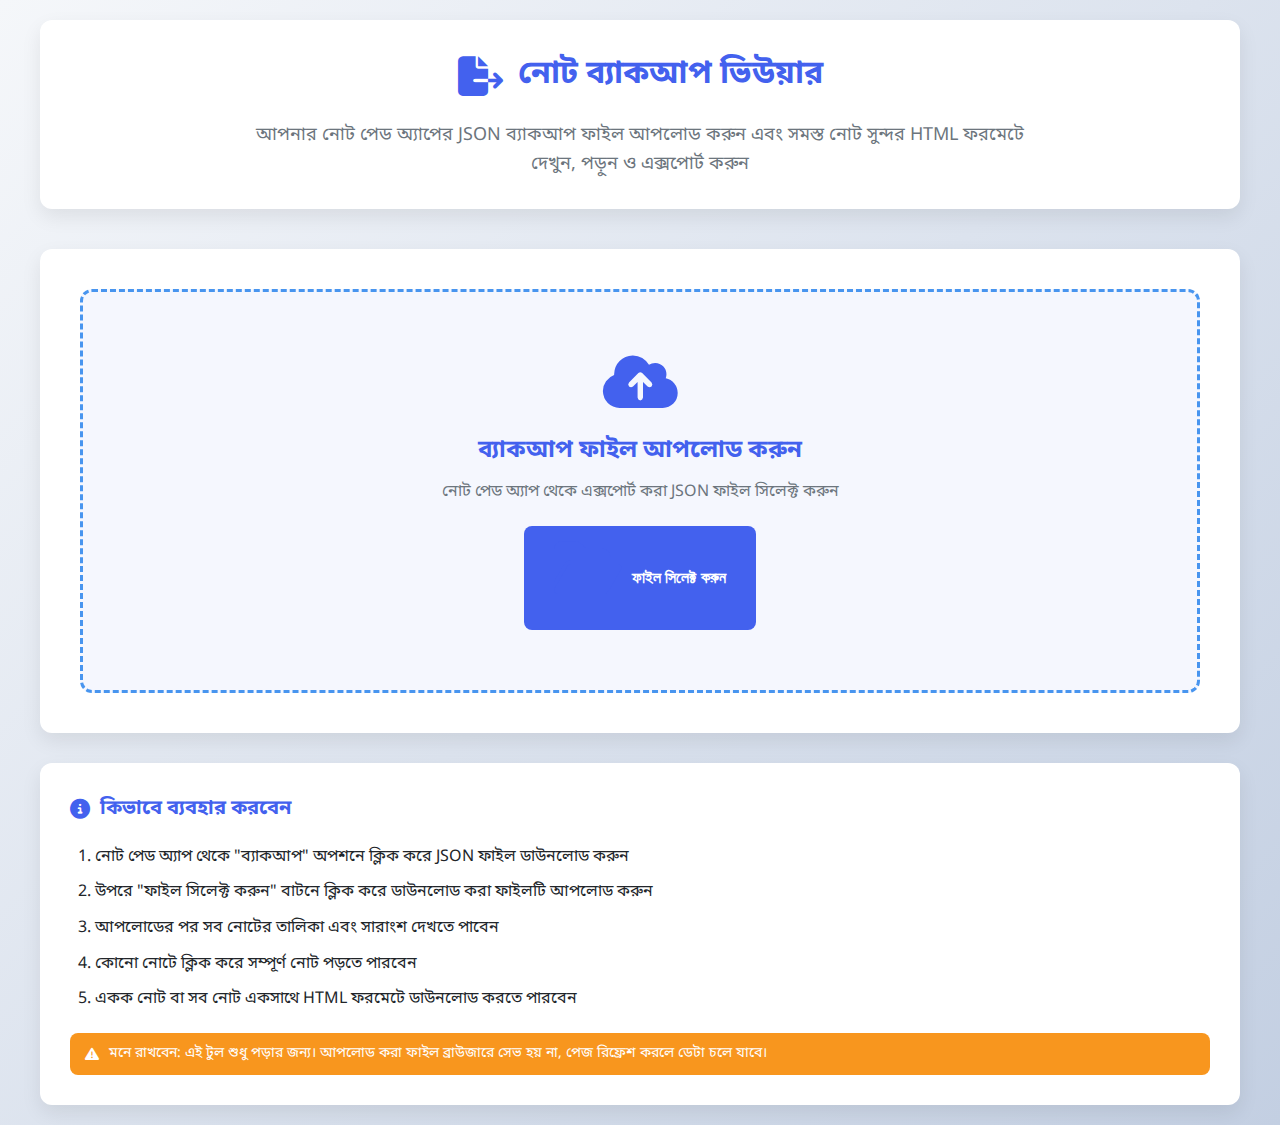
<file: Backup note viewer.html>
<!DOCTYPE html>
<html lang="bn">
<head>
    <meta charset="UTF-8">
    <meta name="viewport" content="width=device-width, initial-scale=1.0">
    <title>নোট ব্যাকআপ ভিউয়ার - JSON টু HTML কনভার্টার</title>
    
    <!-- Noto Sans Bengali ফন্ট -->
    <link href="https://fonts.googleapis.com/css2?family=Noto+Sans+Bengali:wght@400;500;600;700&display=swap" rel="stylesheet">
    <link rel="stylesheet" href="https://cdnjs.cloudflare.com/ajax/libs/font-awesome/6.4.0/css/all.min.css">
    
    <style>
        :root {
            --primary: #4361ee;
            --primary-light: #4895ef;
            --secondary: #3a0ca3;
            --accent: #f72585;
            --success: #4cc9f0;
            --warning: #f8961e;
            --danger: #f94144;
            --light: #f8f9fa;
            --dark: #212529;
            --gray: #6c757d;
            --gray-light: #e9ecef;
            --border-radius: 12px;
            --box-shadow: 0 8px 20px rgba(0, 0, 0, 0.08);
            --transition: all 0.3s ease;
        }

        * {
            margin: 0;
            padding: 0;
            box-sizing: border-box;
        }

        body {
            font-family: 'Noto Sans Bengali', sans-serif;
            background: linear-gradient(135deg, #f5f7fa 0%, #c3cfe2 100%);
            color: var(--dark);
            line-height: 1.6;
            min-height: 100vh;
            padding: 20px;
        }

        .container {
            max-width: 1200px;
            margin: 0 auto;
        }

        header {
            text-align: center;
            margin-bottom: 40px;
            padding: 30px 20px;
            background: white;
            border-radius: var(--border-radius);
            box-shadow: var(--box-shadow);
        }

        .logo {
            display: flex;
            align-items: center;
            justify-content: center;
            gap: 15px;
            margin-bottom: 20px;
        }

        .logo i {
            font-size: 40px;
            color: var(--primary);
        }

        .logo h1 {
            font-size: 32px;
            color: var(--primary);
        }

        .subtitle {
            color: var(--gray);
            font-size: 18px;
            max-width: 800px;
            margin: 0 auto;
        }

        .upload-section {
            background: white;
            border-radius: var(--border-radius);
            padding: 40px;
            margin-bottom: 30px;
            box-shadow: var(--box-shadow);
        }

        .upload-area {
            border: 3px dashed var(--primary-light);
            border-radius: var(--border-radius);
            padding: 60px 20px;
            text-align: center;
            cursor: pointer;
            transition: var(--transition);
            background: rgba(67, 97, 238, 0.05);
        }

        .upload-area:hover {
            background: rgba(67, 97, 238, 0.1);
            border-color: var(--primary);
        }

        .upload-area i {
            font-size: 60px;
            color: var(--primary);
            margin-bottom: 20px;
        }

        .upload-area h3 {
            font-size: 24px;
            margin-bottom: 10px;
            color: var(--primary);
        }

        .upload-area p {
            color: var(--gray);
            margin-bottom: 20px;
        }

        .upload-btn {
            background: var(--primary);
            color: white;
            border: none;
            padding: 12px 30px;
            border-radius: 8px;
            font-size: 16px;
            font-weight: 600;
            cursor: pointer;
            transition: var(--transition);
            display: inline-flex;
            align-items: center;
            gap: 10px;
        }

        .upload-btn:hover {
            background: var(--secondary);
            transform: translateY(-2px);
        }

        input[type="file"] {
            display: none;
        }

        .file-info {
            margin-top: 20px;
            padding: 15px;
            background: var(--gray-light);
            border-radius: 8px;
            display: none;
        }

        .file-info.show {
            display: block;
        }

        .stats-card {
            background: white;
            border-radius: var(--border-radius);
            padding: 30px;
            margin-bottom: 30px;
            box-shadow: var(--box-shadow);
            display: none;
        }

        .stats-card.show {
            display: block;
            animation: fadeIn 0.5s ease;
        }

        .stats-header {
            display: flex;
            justify-content: space-between;
            align-items: center;
            margin-bottom: 20px;
            padding-bottom: 15px;
            border-bottom: 2px solid var(--gray-light);
        }

        .stats-title {
            font-size: 24px;
            color: var(--primary);
        }

        .stats-grid {
            display: grid;
            grid-template-columns: repeat(auto-fit, minmax(200px, 1fr));
            gap: 20px;
            margin-bottom: 30px;
        }

        .stat-item {
            background: var(--light);
            padding: 20px;
            border-radius: var(--border-radius);
            text-align: center;
        }

        .stat-value {
            font-size: 36px;
            font-weight: 700;
            color: var(--primary);
            margin-bottom: 5px;
        }

        .stat-label {
            color: var(--gray);
            font-size: 14px;
        }

        .action-buttons {
            display: flex;
            gap: 15px;
            justify-content: center;
            flex-wrap: wrap;
        }

        .action-btn {
            padding: 12px 25px;
            border-radius: 8px;
            border: none;
            font-family: inherit;
            font-weight: 600;
            cursor: pointer;
            transition: var(--transition);
            display: flex;
            align-items: center;
            gap: 8px;
        }

        .btn-view-all {
            background: var(--primary);
            color: white;
        }

        .btn-export-all {
            background: var(--success);
            color: white;
        }

        .btn-export-html {
            background: var(--accent);
            color: white;
        }

        .action-btn:hover {
            transform: translateY(-2px);
            box-shadow: 0 5px 15px rgba(0, 0, 0, 0.1);
        }

        .notes-container {
            display: none;
        }

        .notes-container.show {
            display: block;
            animation: fadeIn 0.5s ease;
        }

        .notes-header {
            display: flex;
            justify-content: space-between;
            align-items: center;
            margin-bottom: 30px;
            padding: 20px;
            background: white;
            border-radius: var(--border-radius);
            box-shadow: var(--box-shadow);
        }

        .notes-title {
            font-size: 24px;
            color: var(--primary);
        }

        .search-box {
            padding: 10px 20px;
            border: 2px solid var(--gray-light);
            border-radius: 8px;
            font-family: inherit;
            font-size: 16px;
            width: 300px;
            transition: var(--transition);
        }

        .search-box:focus {
            outline: none;
            border-color: var(--primary);
            box-shadow: 0 0 0 3px rgba(67, 97, 238, 0.2);
        }

        .notes-grid {
            display: grid;
            grid-template-columns: repeat(auto-fill, minmax(350px, 1fr));
            gap: 25px;
            margin-bottom: 40px;
        }

        .note-card {
            background: white;
            border-radius: var(--border-radius);
            overflow: hidden;
            box-shadow: var(--box-shadow);
            transition: var(--transition);
            cursor: pointer;
        }

        .note-card:hover {
            transform: translateY(-5px);
            box-shadow: 0 15px 30px rgba(0, 0, 0, 0.15);
        }

        .note-header {
            background: linear-gradient(135deg, var(--primary), var(--secondary));
            color: white;
            padding: 20px;
            position: relative;
        }

        .note-title {
            font-size: 20px;
            font-weight: 700;
            margin-bottom: 10px;
            line-height: 1.3;
        }

        .note-date {
            font-size: 14px;
            opacity: 0.9;
            display: flex;
            align-items: center;
            gap: 8px;
        }

        .note-preview {
            padding: 20px;
            max-height: 200px;
            overflow: hidden;
            position: relative;
        }

        .note-preview::after {
            content: '';
            position: absolute;
            bottom: 0;
            left: 0;
            right: 0;
            height: 40px;
            background: linear-gradient(transparent, white);
        }

        .note-actions {
            padding: 15px 20px;
            background: var(--light);
            border-top: 1px solid var(--gray-light);
            display: flex;
            justify-content: space-between;
        }

        .note-action-btn {
            padding: 8px 15px;
            border-radius: 6px;
            border: none;
            font-family: inherit;
            font-weight: 600;
            cursor: pointer;
            transition: var(--transition);
            display: flex;
            align-items: center;
            gap: 6px;
            font-size: 14px;
        }

        .btn-view {
            background: var(--primary);
            color: white;
        }

        .btn-export {
            background: var(--success);
            color: white;
        }

        .note-action-btn:hover {
            opacity: 0.9;
            transform: translateY(-2px);
        }

        .modal {
            display: none;
            position: fixed;
            top: 0;
            left: 0;
            width: 100%;
            height: 100%;
            background: rgba(0, 0, 0, 0.8);
            z-index: 2000;
            justify-content: center;
            align-items: center;
            padding: 20px;
            overflow-y: auto;
        }

        .modal.show {
            display: flex;
            animation: fadeIn 0.3s ease;
        }

        .modal-content {
            background: white;
            border-radius: var(--border-radius);
            width: 90%;
            max-width: 900px;
            max-height: 90vh;
            overflow-y: auto;
            position: relative;
        }

        .modal-header {
            padding: 25px 30px;
            background: linear-gradient(135deg, var(--primary), var(--secondary));
            color: white;
            border-radius: var(--border-radius) var(--border-radius) 0 0;
            position: sticky;
            top: 0;
            z-index: 10;
        }

        .modal-title {
            font-size: 28px;
            font-weight: 700;
            margin-bottom: 10px;
        }

        .modal-meta {
            display: flex;
            justify-content: space-between;
            font-size: 14px;
            opacity: 0.9;
        }

        .modal-body {
            padding: 30px;
        }

        .note-content {
            font-size: 18px;
            line-height: 1.8;
        }

        .note-content img {
            max-width: 100%;
            height: auto;
            border-radius: 10px;
            margin: 20px 0;
            box-shadow: 0 5px 15px rgba(0, 0, 0, 0.1);
        }

        .close-modal {
            position: absolute;
            top: 20px;
            right: 20px;
            background: rgba(255, 255, 255, 0.2);
            color: white;
            border: none;
            width: 40px;
            height: 40px;
            border-radius: 50%;
            cursor: pointer;
            display: flex;
            align-items: center;
            justify-content: center;
            font-size: 20px;
            transition: var(--transition);
        }

        .close-modal:hover {
            background: rgba(255, 255, 255, 0.3);
            transform: rotate(90deg);
        }

        .modal-actions {
            padding: 20px 30px;
            background: var(--light);
            border-top: 1px solid var(--gray-light);
            display: flex;
            justify-content: flex-end;
            gap: 15px;
            position: sticky;
            bottom: 0;
        }

        .empty-state {
            text-align: center;
            padding: 60px 20px;
            background: white;
            border-radius: var(--border-radius);
            box-shadow: var(--box-shadow);
        }

        .empty-state i {
            font-size: 80px;
            color: var(--gray-light);
            margin-bottom: 20px;
        }

        .empty-state h3 {
            font-size: 24px;
            color: var(--gray);
            margin-bottom: 10px;
        }

        .empty-state p {
            color: var(--gray);
            max-width: 500px;
            margin: 0 auto;
        }

        .instructions {
            background: white;
            border-radius: var(--border-radius);
            padding: 30px;
            margin-top: 30px;
            box-shadow: var(--box-shadow);
        }

        .instructions h3 {
            color: var(--primary);
            margin-bottom: 20px;
            font-size: 20px;
            display: flex;
            align-items: center;
            gap: 10px;
        }

        .instructions ol {
            padding-left: 25px;
            margin-bottom: 20px;
        }

        .instructions li {
            margin-bottom: 10px;
            color: var(--dark);
        }

        .instructions .note {
            background: var(--warning);
            color: white;
            padding: 10px 15px;
            border-radius: 8px;
            font-size: 14px;
            margin-top: 10px;
            display: flex;
            align-items: center;
            gap: 10px;
        }

        @keyframes fadeIn {
            from { opacity: 0; transform: translateY(20px); }
            to { opacity: 1; transform: translateY(0); }
        }

        @media (max-width: 768px) {
            .notes-grid {
                grid-template-columns: 1fr;
            }
            
            .stats-grid {
                grid-template-columns: 1fr;
            }
            
            .search-box {
                width: 100%;
                margin-top: 15px;
            }
            
            .notes-header {
                flex-direction: column;
                align-items: stretch;
            }
            
            .upload-section {
                padding: 20px;
            }
            
            .upload-area {
                padding: 40px 15px;
            }
            
            .action-buttons {
                flex-direction: column;
            }
            
            .action-btn {
                width: 100%;
                justify-content: center;
            }
        }

        @media (max-width: 480px) {
            .container {
                padding: 0 10px;
            }
            
            .logo h1 {
                font-size: 24px;
            }
            
            .modal-content {
                width: 95%;
            }
            
            .modal-header {
                padding: 20px;
            }
            
            .modal-title {
                font-size: 22px;
            }
        }
    </style>
</head>
<body>
    <div class="container">
        <header>
            <div class="logo">
                <i class="fas fa-file-export"></i>
                <h1>নোট ব্যাকআপ ভিউয়ার</h1>
            </div>
            <p class="subtitle">
                আপনার নোট পেড অ্যাপের JSON ব্যাকআপ ফাইল আপলোড করুন এবং সমস্ত নোট সুন্দর HTML ফরমেটে দেখুন, পড়ুন ও এক্সপোর্ট করুন
            </p>
        </header>

        <div class="upload-section">
            <div class="upload-area" id="uploadArea">
                <i class="fas fa-cloud-upload-alt"></i>
                <h3>ব্যাকআপ ফাইল আপলোড করুন</h3>
                <p>নোট পেড অ্যাপ থেকে এক্সপোর্ট করা JSON ফাইল সিলেক্ট করুন</p>
                <button class="upload-btn" id="uploadBtn">
                    <i class="fas fa-folder-open"></i>
                    ফাইল সিলেক্ট করুন
                </button>
                <input type="file" id="fileInput" accept=".json">
            </div>
            <div class="file-info" id="fileInfo"></div>
        </div>

        <div class="stats-card" id="statsCard">
            <div class="stats-header">
                <h2 class="stats-title">ব্যাকআপ সারাংশ</h2>
                <span id="backupDate"></span>
            </div>
            
            <div class="stats-grid">
                <div class="stat-item">
                    <div class="stat-value" id="totalNotes">0</div>
                    <div class="stat-label">মোট নোট</div>
                </div>
                <div class="stat-item">
                    <div class="stat-value" id="withImages">0</div>
                    <div class="stat-label">ছবিসহ নোট</div>
                </div>
                <div class="stat-item">
                    <div class="stat-value" id="newestNote">-</div>
                    <div class="stat-label">সর্বশেষ নোট</div>
                </div>
                <div class="stat-item">
                    <div class="stat-value" id="oldestNote">-</div>
                    <div class="stat-label">প্রথম নোট</div>
                </div>
            </div>
            
            <div class="action-buttons">
                <button class="action-btn btn-view-all" id="viewAllBtn">
                    <i class="fas fa-eye"></i>
                    সব নোট দেখুন
                </button>
                <button class="action-btn btn-export-all" id="exportAllBtn">
                    <i class="fas fa-download"></i>
                    সব নোট এক্সপোর্ট করুন
                </button>
                <button class="action-btn btn-export-html" id="exportHtmlBtn">
                    <i class="fas fa-file-code"></i>
                    HTML রিপোর্ট ডাউনলোড
                </button>
            </div>
        </div>

        <div class="notes-container" id="notesContainer">
            <div class="notes-header">
                <h2 class="notes-title" id="notesTitle">সব নোট</h2>
                <input type="text" class="search-box" id="searchBox" placeholder="নোট খুঁজুন...">
            </div>
            
            <div class="notes-grid" id="notesGrid"></div>
            
            <div class="empty-state" id="emptyNotes">
                <i class="fas fa-sticky-note"></i>
                <h3>কোন নোট পাওয়া যায়নি</h3>
                <p>একটি JSON ব্যাকআপ ফাইল আপলোড করুন নোটগুলো দেখতে</p>
            </div>
        </div>

        <div class="instructions">
            <h3><i class="fas fa-info-circle"></i> কিভাবে ব্যবহার করবেন</h3>
            <ol>
                <li>নোট পেড অ্যাপ থেকে "ব্যাকআপ" অপশনে ক্লিক করে JSON ফাইল ডাউনলোড করুন</li>
                <li>উপরে "ফাইল সিলেক্ট করুন" বাটনে ক্লিক করে ডাউনলোড করা ফাইলটি আপলোড করুন</li>
                <li>আপলোডের পর সব নোটের তালিকা এবং সারাংশ দেখতে পাবেন</li>
                <li>কোনো নোটে ক্লিক করে সম্পূর্ণ নোট পড়তে পারবেন</li>
                <li>একক নোট বা সব নোট একসাথে HTML ফরমেটে ডাউনলোড করতে পারবেন</li>
            </ol>
            <div class="note">
                <i class="fas fa-exclamation-triangle"></i>
                <span>মনে রাখবেন: এই টুল শুধু পড়ার জন্য। আপলোড করা ফাইল ব্রাউজারে সেভ হয় না, পেজ রিফ্রেশ করলে ডেটা চলে যাবে।</span>
            </div>
        </div>
    </div>

    <!-- নোট ভিউয়ার মোডাল -->
    <div class="modal" id="noteModal">
        <div class="modal-content">
            <div class="modal-header">
                <button class="close-modal" id="closeModal">&times;</button>
                <h2 class="modal-title" id="modalNoteTitle"></h2>
                <div class="modal-meta">
                    <span id="modalNoteDate"></span>
                    <span id="modalNoteTime"></span>
                </div>
            </div>
            
            <div class="modal-body">
                <div class="note-content" id="modalNoteContent"></div>
            </div>
            
            <div class="modal-actions">
                <button class="action-btn btn-export" id="exportCurrentBtn">
                    <i class="fas fa-download"></i>
                    এই নোট ডাউনলোড করুন
                </button>
                <button class="action-btn btn-view" id="closeModalBtn">
                    <i class="fas fa-times"></i>
                    বন্ধ করুন
                </button>
            </div>
        </div>
    </div>

    <script>
        let backupData = null;
        let currentNotes = [];
        let currentNoteIndex = -1;

        // DOM Elements
        const uploadArea = document.getElementById('uploadArea');
        const uploadBtn = document.getElementById('uploadBtn');
        const fileInput = document.getElementById('fileInput');
        const fileInfo = document.getElementById('fileInfo');
        const statsCard = document.getElementById('statsCard');
        const notesContainer = document.getElementById('notesContainer');
        const notesGrid = document.getElementById('notesGrid');
        const emptyNotes = document.getElementById('emptyNotes');
        const searchBox = document.getElementById('searchBox');
        const noteModal = document.getElementById('noteModal');
        
        // Stats elements
        const totalNotes = document.getElementById('totalNotes');
        const withImages = document.getElementById('withImages');
        const newestNote = document.getElementById('newestNote');
        const oldestNote = document.getElementById('oldestNote');
        const backupDate = document.getElementById('backupDate');

        // Buttons
        const viewAllBtn = document.getElementById('viewAllBtn');
        const exportAllBtn = document.getElementById('exportAllBtn');
        const exportHtmlBtn = document.getElementById('exportHtmlBtn');
        const exportCurrentBtn = document.getElementById('exportCurrentBtn');
        const closeModal = document.getElementById('closeModal');
        const closeModalBtn = document.getElementById('closeModalBtn');

        // Events
        uploadBtn.addEventListener('click', () => fileInput.click());
        uploadArea.addEventListener('click', () => fileInput.click());
        fileInput.addEventListener('change', handleFileUpload);

        viewAllBtn.addEventListener('click', showAllNotes);
        exportAllBtn.addEventListener('click', exportAllNotes);
        exportHtmlBtn.addEventListener('click', exportHTMLReport);
        exportCurrentBtn.addEventListener('click', exportCurrentNote);
        closeModal.addEventListener('click', hideModal);
        closeModalBtn.addEventListener('click', hideModal);

        searchBox.addEventListener('input', filterNotes);

        // ফাইল আপলোড হ্যান্ডলার
        function handleFileUpload(event) {
            const file = event.target.files[0];
            if (!file) return;

            // ফাইল ইনফো শো করুন
            fileInfo.innerHTML = `
                <div style="display: flex; align-items: center; gap: 10px;">
                    <i class="fas fa-file-code" style="color: var(--primary); font-size: 24px;"></i>
                    <div>
                        <strong>${file.name}</strong>
                        <div style="font-size: 14px; color: var(--gray);">
                            ${(file.size / 1024).toFixed(2)} KB | 
                            ${new Date(file.lastModified).toLocaleDateString('bn-BD')}
                        </div>
                    </div>
                </div>
            `;
            fileInfo.classList.add('show');

            const reader = new FileReader();
            reader.onload = function(e) {
                try {
                    backupData = JSON.parse(e.target.result);
                    
                    // ভ্যালিডেশন চেক
                    if (!backupData.notes || !Array.isArray(backupData.notes)) {
                        throw new Error('ভুল ফরমেটের ফাইল। সঠিক নোট পেড ব্যাকআপ ফাইল আপলোড করুন।');
                    }
                    
                    currentNotes = backupData.notes;
                    updateStats();
                    statsCard.classList.add('show');
                    
                    // প্রথমে সব নোট শো করবে না, শুধু স্ট্যাটস দেখাবে
                    notesContainer.classList.remove('show');
                    
                } catch (error) {
                    alert('ফাইল প্যার্স করতে সমস্যা: ' + error.message);
                    resetApp();
                }
            };
            
            reader.readAsText(file);
        }

        // স্ট্যাটিস্টিক্স আপডেট
        function updateStats() {
            if (!backupData || !currentNotes.length) return;

            const total = currentNotes.length;
            const notesWithImages = currentNotes.filter(note => 
                note.imageSrc || (note.content && note.content.includes('<img'))
            ).length;

            // তারিখ সাজানো
            const sortedNotes = [...currentNotes].sort((a, b) => 
                new Date(b.dateTime || b.date) - new Date(a.dateTime || a.date)
            );

            const newest = sortedNotes[0];
            const oldest = sortedNotes[sortedNotes.length - 1];

            // DOM আপডেট
            totalNotes.textContent = total;
            withImages.textContent = notesWithImages;
            
            if (newest) {
                newestNote.textContent = formatDate(newest.date) || '-';
            }
            
            if (oldest) {
                oldestNote.textContent = formatDate(oldest.date) || '-';
            }
            
            backupDate.textContent = backupData.exportDate ? 
                `ব্যাকআপ তারিখ: ${formatDate(backupData.exportDate)}` : 
                `নোট সংখ্যা: ${total}`;
        }

        // সব নোট দেখানো
        function showAllNotes() {
            if (!currentNotes.length) {
                alert('কোন নোট নেই দেখানোর জন্য!');
                return;
            }

            renderNotes(currentNotes);
            notesContainer.classList.add('show');
            notesGrid.scrollIntoView({ behavior: 'smooth' });
        }

        // নোট রেন্ডার
        function renderNotes(notes) {
            if (!notes.length) {
                emptyNotes.style.display = 'block';
                notesGrid.innerHTML = '';
                return;
            }

            emptyNotes.style.display = 'none';
            notesGrid.innerHTML = '';

            notes.forEach((note, index) => {
                const noteElement = createNoteCard(note, index);
                notesGrid.appendChild(noteElement);
            });
        }

        // নোট কার্ড তৈরি
        function createNoteCard(note, index) {
            const card = document.createElement('div');
            card.className = 'note-card';
            
            const hasImage = note.imageSrc || (note.content && note.content.includes('<img'));
            const previewText = note.content ? 
                note.content.replace(/<[^>]*>/g, '').substring(0, 150) + '...' : 
                'কোনো কন্টেন্ট নেই';
            
            const date = formatDate(note.date);
            const time = note.time || '';

            card.innerHTML = `
                <div class="note-header">
                    <h3 class="note-title">${note.title || 'নামহীন নোট'}</h3>
                    <div class="note-date">
                        <i class="far fa-calendar"></i>
                        ${date} ${time ? `• ${time}` : ''}
                        ${hasImage ? '<i class="fas fa-image" style="margin-left: auto;"></i>' : ''}
                    </div>
                </div>
                <div class="note-preview">
                    ${previewText}
                </div>
                <div class="note-actions">
                    <button class="note-action-btn btn-view" onclick="viewNote(${index})">
                        <i class="fas fa-eye"></i>
                        দেখুন
                    </button>
                    <button class="note-action-btn btn-export" onclick="exportSingleNote(${index})">
                        <i class="fas fa-download"></i>
                        ডাউনলোড
                    </button>
                </div>
            `;

            return card;
        }

        // নোট দেখা (মোডালে)
        function viewNote(index) {
            if (index < 0 || index >= currentNotes.length) return;
            
            currentNoteIndex = index;
            const note = currentNotes[index];
            
            document.getElementById('modalNoteTitle').textContent = note.title || 'নামহীন নোট';
            document.getElementById('modalNoteDate').textContent = `তারিখ: ${formatDate(note.date)}`;
            document.getElementById('modalNoteTime').textContent = note.time ? `সময়: ${note.time}` : '';
            document.getElementById('modalNoteContent').innerHTML = note.content || '<p style="color: var(--gray); font-style: italic;">কোনো কন্টেন্ট নেই</p>';
            
            noteModal.classList.add('show');
            document.body.style.overflow = 'hidden';
        }

        // মোডাল হাইড
        function hideModal() {
            noteModal.classList.remove('show');
            document.body.style.overflow = 'auto';
        }

        // বর্তমান নোট এক্সপোর্ট
        function exportCurrentNote() {
            if (currentNoteIndex >= 0) {
                exportSingleNote(currentNoteIndex);
            }
        }

        // সিঙ্গেল নোট এক্সপোর্ট (HTML)
        function exportSingleNote(index) {
            if (index < 0 || index >= currentNotes.length) return;
            
            const note = currentNotes[index];
            const htmlContent = generateNoteHTML(note);
            const fileName = `${note.title || 'unnamed-note'}.html`;
            
            downloadFile(htmlContent, fileName, 'text/html');
        }

        // সব নোট এক্সপোর্ট (জিপ/মাল্টিপল HTML)
        function exportAllNotes() {
            if (!currentNotes.length) {
                alert('কোন নোট নেই এক্সপোর্ট করার জন্য!');
                return;
            }

            // প্রতিটি নোটের জন্য আলাদা HTML ফাইল
            currentNotes.forEach((note, index) => {
                setTimeout(() => {
                    const htmlContent = generateNoteHTML(note);
                    const fileName = `${index + 1}_${note.title || 'unnamed-note'}.html`
                        .replace(/[^a-z0-9]/gi, '_') // স্পেশাল ক্যারেক্টার রিমুভ
                        .toLowerCase();
                    
                    downloadFile(htmlContent, fileName, 'text/html');
                }, index * 100); // সিকোয়েন্সিয়ালি ডাউনলোড
            });

            alert(`${currentNotes.length}টি নোট ডাউনলোড শুরু হয়েছে!`);
        }

        // HTML রিপোর্ট তৈরি (সম্পূর্ণ রিপোর্ট)
        function exportHTMLReport() {
            if (!currentNotes.length) {
                alert('কোন নোট নেই রিপোর্ট তৈরি করার জন্য!');
                return;
            }

            const reportHTML = generateFullReportHTML();
            const fileName = `notepad-report_${new Date().toISOString().split('T')[0]}.html`;
            
            downloadFile(reportHTML, fileName, 'text/html');
        }

        // সম্পূর্ণ HTML রিপোর্ট জেনারেট
        function generateFullReportHTML() {
            return `
<!DOCTYPE html>
<html lang="bn">
<head>
    <meta charset="UTF-8">
    <meta name="viewport" content="width=device-width, initial-scale=1.0">
    <title>নোট পেড ব্যাকআপ রিপোর্ট</title>
    <link href="https://fonts.googleapis.com/css2?family=Noto+Sans+Bengali:wght@400;500;600;700&display=swap" rel="stylesheet">
    <style>
        body {
            font-family: 'Noto Sans Bengali', sans-serif;
            line-height: 1.6;
            max-width: 1000px;
            margin: 0 auto;
            padding: 20px;
            background: #f8f9fa;
            color: #212529;
        }
        .header {
            text-align: center;
            margin-bottom: 40px;
            padding: 30px;
            background: linear-gradient(135deg, #4361ee, #3a0ca3);
            color: white;
            border-radius: 12px;
        }
        .header h1 {
            margin-bottom: 10px;
            font-size: 32px;
        }
        .stats {
            display: grid;
            grid-template-columns: repeat(auto-fit, minmax(200px, 1fr));
            gap: 20px;
            margin-bottom: 40px;
        }
        .stat-box {
            background: white;
            padding: 20px;
            border-radius: 10px;
            text-align: center;
            box-shadow: 0 5px 15px rgba(0,0,0,0.1);
        }
        .stat-value {
            font-size: 36px;
            font-weight: bold;
            color: #4361ee;
            margin-bottom: 5px;
        }
        .notes-container {
            margin-top: 40px;
        }
        .note-item {
            background: white;
            margin-bottom: 25px;
            border-radius: 12px;
            overflow: hidden;
            box-shadow: 0 5px 15px rgba(0,0,0,0.1);
        }
        .note-header {
            background: #4361ee;
            color: white;
            padding: 20px;
        }
        .note-title {
            font-size: 24px;
            margin-bottom: 10px;
        }
        .note-meta {
            display: flex;
            justify-content: space-between;
            font-size: 14px;
            opacity: 0.9;
        }
        .note-content {
            padding: 25px;
            font-size: 18px;
            line-height: 1.8;
        }
        .note-content img {
            max-width: 100%;
            height: auto;
            border-radius: 8px;
            margin: 15px 0;
        }
        .footer {
            text-align: center;
            margin-top: 50px;
            padding-top: 20px;
            border-top: 2px solid #e9ecef;
            color: #6c757d;
            font-size: 14px;
        }
        @media print {
            body {
                padding: 0;
            }
            .note-item {
                page-break-inside: avoid;
            }
        }
    </style>
</head>
<body>
    <div class="header">
        <h1>নোট পেড ব্যাকআপ রিপোর্ট</h1>
        <p>রিপোর্ট তৈরি তারিখ: ${new Date().toLocaleDateString('bn-BD')}</p>
        <p>মোট নোট: ${currentNotes.length}টি</p>
    </div>
    
    <div class="stats">
        <div class="stat-box">
            <div class="stat-value">${currentNotes.length}</div>
            <div>মোট নোট</div>
        </div>
        <div class="stat-box">
            <div class="stat-value">${currentNotes.filter(n => n.imageSrc || (n.content && n.content.includes('<img'))).length}</div>
            <div>ছবিসহ নোট</div>
        </div>
        <div class="stat-box">
            <div class="stat-value">${new Date(currentNotes[0]?.dateTime || currentNotes[0]?.date).toLocaleDateString('bn-BD')}</div>
            <div>সর্বশেষ নোট</div>
        </div>
        <div class="stat-box">
            <div class="stat-value">${new Date(currentNotes[currentNotes.length-1]?.dateTime || currentNotes[currentNotes.length-1]?.date).toLocaleDateString('bn-BD')}</div>
            <div>প্রথম নোট</div>
        </div>
    </div>
    
    <div class="notes-container">
        ${currentNotes.map((note, index) => `
            <div class="note-item">
                <div class="note-header">
                    <h2 class="note-title">${index + 1}. ${note.title || 'নামহীন নোট'}</h2>
                    <div class="note-meta">
                        <span>তারিখ: ${formatDate(note.date)}</span>
                        <span>সময়: ${note.time || ''}</span>
                    </div>
                </div>
                <div class="note-content">
                    ${note.content || '<p style="color: #6c757d; font-style: italic;">কোনো কন্টেন্ট নেই</p>'}
                </div>
            </div>
        `).join('')}
    </div>
    
    <div class="footer">
        <p>নোট পেড ব্যাকআপ ভিউয়ার দ্বারা তৈরি | ${new Date().toLocaleDateString('bn-BD')}</p>
        <p>এই রিপোর্ট শুধু পড়ার জন্য তৈরি করা হয়েছে</p>
    </div>
</body>
</html>`;
        }

        // সিঙ্গেল নোট HTML জেনারেট
        function generateNoteHTML(note) {
            return `
<!DOCTYPE html>
<html lang="bn">
<head>
    <meta charset="UTF-8">
    <meta name="viewport" content="width=device-width, initial-scale=1.0">
    <title>${note.title || 'নোট'} - নোট পেড</title>
    <link href="https://fonts.googleapis.com/css2?family=Noto+Sans+Bengali:wght@400;500;600;700&display=swap" rel="stylesheet">
    <style>
        body {
            font-family: 'Noto Sans Bengali', sans-serif;
            line-height: 1.6;
            max-width: 800px;
            margin: 0 auto;
            padding: 20px;
            background: #f8f9fa;
            color: #212529;
        }
        .note-container {
            background: white;
            border-radius: 12px;
            padding: 40px;
            box-shadow: 0 8px 20px rgba(0, 0, 0, 0.08);
        }
        .note-title {
            font-size: 36px;
            font-weight: 700;
            margin-bottom: 20px;
            color: #4361ee;
            border-bottom: 3px solid #4361ee;
            padding-bottom: 10px;
        }
        .note-meta {
            display: flex;
            justify-content: space-between;
            margin-bottom: 30px;
            padding: 15px;
            background: #f8f9fa;
            border-radius: 8px;
            color: #6c757d;
        }
        .note-content {
            font-size: 18px;
            line-height: 1.8;
            margin-bottom: 30px;
        }
        .note-content img {
            max-width: 100%;
            height: auto;
            border-radius: 10px;
            margin: 20px 0;
            box-shadow: 0 5px 15px rgba(0, 0, 0, 0.1);
        }
        .note-footer {
            text-align: center;
            margin-top: 40px;
            padding-top: 20px;
            border-top: 2px solid #e9ecef;
            color: #6c757d;
            font-size: 14px;
        }
        @media print {
            body {
                padding: 0;
                background: white;
            }
            .note-container {
                box-shadow: none;
                padding: 20px;
            }
        }
    </style>
</head>
<body>
    <div class="note-container">
        <h1 class="note-title">${note.title || 'নামহীন নোট'}</h1>
        
        <div class="note-meta">
            <span><strong>তারিখ:</strong> ${formatDate(note.date)}</span>
            ${note.time ? `<span><strong>সময়:</strong> ${note.time}</span>` : ''}
        </div>
        
        <div class="note-content">
            ${note.content || '<p style="color: #6c757d; font-style: italic;">কোনো কন্টেন্ট নেই</p>'}
        </div>
        
        <div class="note-footer">
            <p>নোট পেড ব্যাকআপ ভিউয়ার থেকে এক্সপোর্ট করা হয়েছে</p>
            <p>এক্সপোর্ট তারিখ: ${new Date().toLocaleDateString('bn-BD')} ${new Date().toLocaleTimeString('bn-BD')}</p>
        </div>
    </div>
</body>
</html>`;
        }

        // সার্চ/ফিল্টার ফাংশন
        function filterNotes() {
            const searchTerm = searchBox.value.toLowerCase();
            
            if (!searchTerm.trim()) {
                renderNotes(currentNotes);
                return;
            }
            
            const filteredNotes = currentNotes.filter(note => {
                const title = (note.title || '').toLowerCase();
                const content = (note.content || '').replace(/<[^>]*>/g, '').toLowerCase();
                const date = formatDate(note.date).toLowerCase();
                
                return title.includes(searchTerm) || 
                       content.includes(searchTerm) || 
                       date.includes(searchTerm);
            });
            
            renderNotes(filteredNotes);
        }

        // ইউটিলিটি ফাংশন
        function formatDate(dateString) {
            if (!dateString) return '';
            
            try {
                const date = new Date(dateString);
                if (isNaN(date.getTime())) {
                    // তারিখ স্ট্রিং পার্স করতে না পারলে অরিজিনাল রিটার্ন
                    return dateString;
                }
                return date.toLocaleDateString('bn-BD', {
                    day: 'numeric',
                    month: 'long',
                    year: 'numeric'
                });
            } catch (e) {
                return dateString;
            }
        }

        function downloadFile(content, fileName, mimeType) {
            const blob = new Blob([content], { type: mimeType });
            const url = URL.createObjectURL(blob);
            const a = document.createElement('a');
            a.href = url;
            a.download = fileName;
            document.body.appendChild(a);
            a.click();
            document.body.removeChild(a);
            URL.revokeObjectURL(url);
        }

        function resetApp() {
            backupData = null;
            currentNotes = [];
            currentNoteIndex = -1;
            
            statsCard.classList.remove('show');
            notesContainer.classList.remove('show');
            fileInfo.classList.remove('show');
            fileInput.value = '';
            
            totalNotes.textContent = '0';
            withImages.textContent = '0';
            newestNote.textContent = '-';
            oldestNote.textContent = '-';
            backupDate.textContent = '';
            
            notesGrid.innerHTML = '';
            emptyNotes.style.display = 'block';
        }

        // এস্কেপ বাটন দিয়ে মোডাল বন্ধ
        document.addEventListener('keydown', (e) => {
            if (e.key === 'Escape') {
                hideModal();
            }
        });

        // মোডাল বাইরে ক্লিক করলে বন্ধ
        noteModal.addEventListener('click', (e) => {
            if (e.target === noteModal) {
                hideModal();
            }
        });
    </script>
</body>
</html>
</file>
